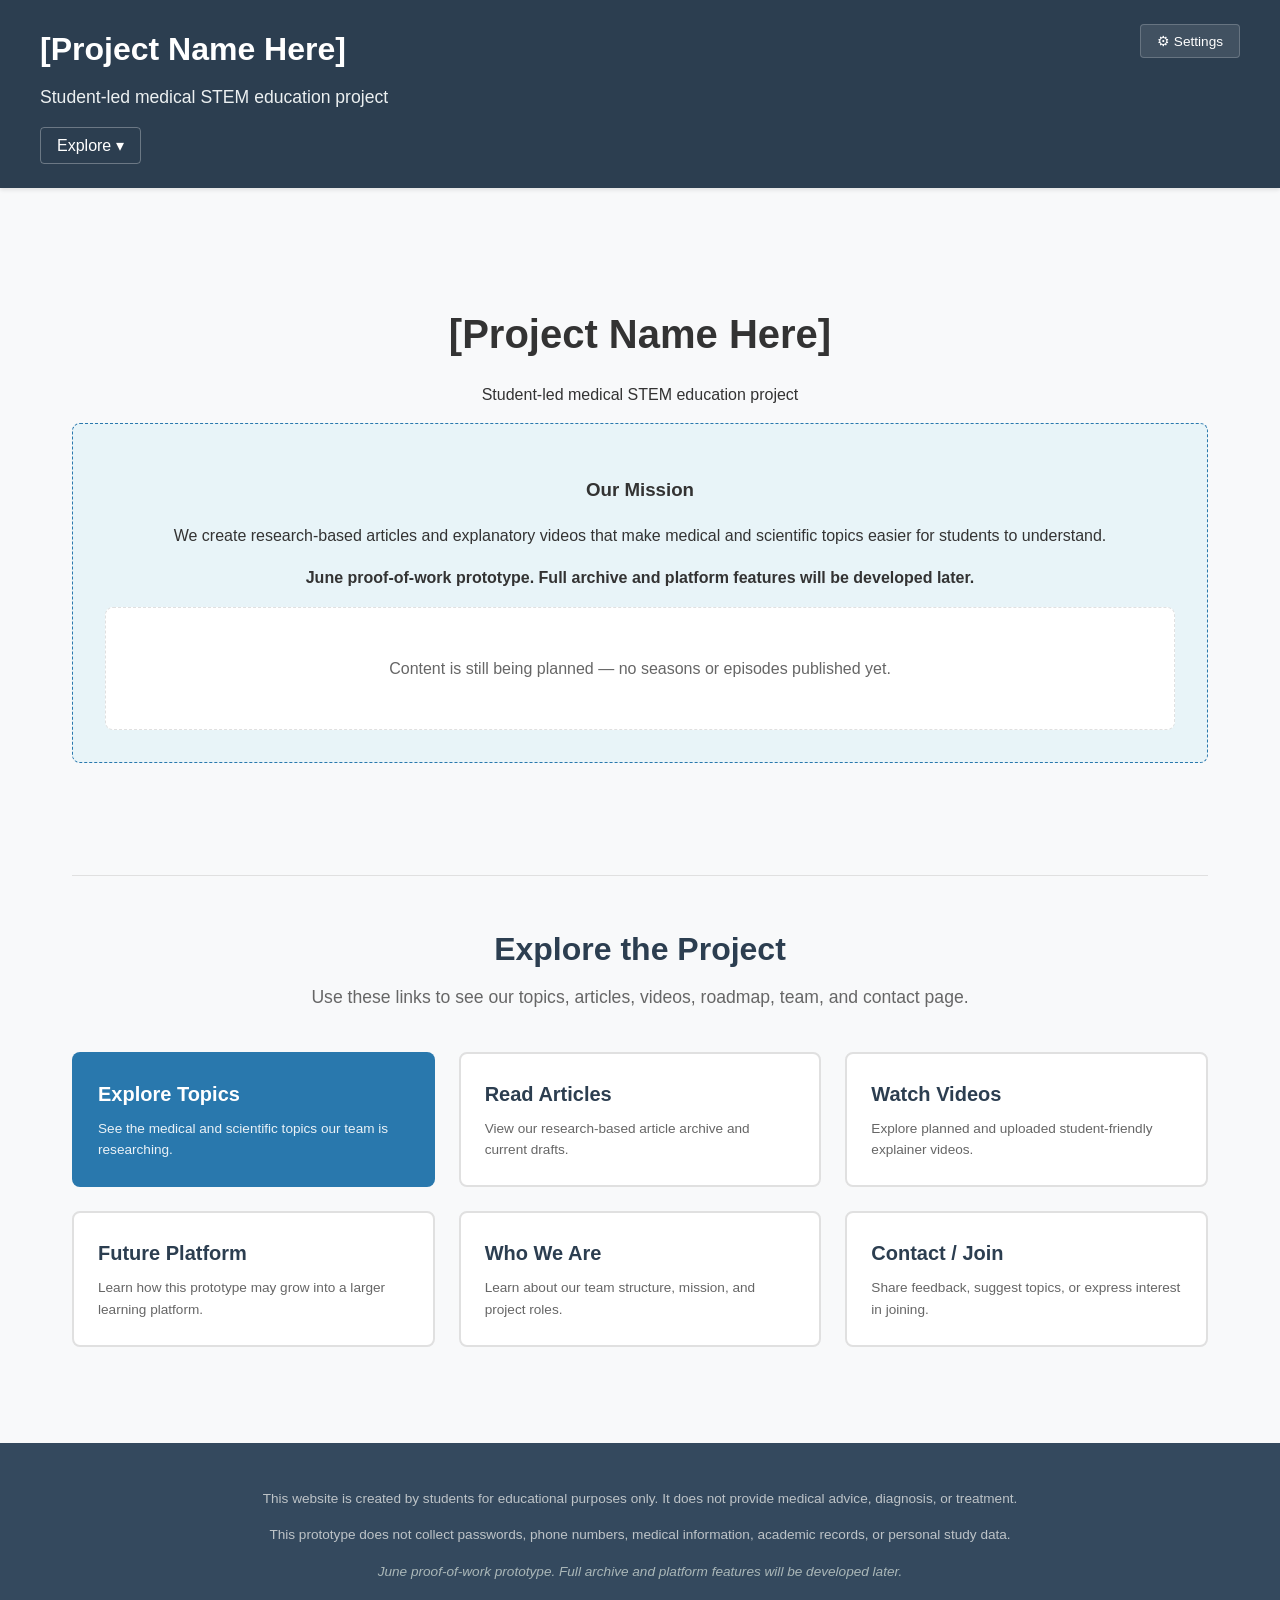
<file: index.html>
<!DOCTYPE html>
<html lang="en">
<head>
  <meta charset="UTF-8">
  <meta name="viewport" content="width=device-width, initial-scale=1.0">
  <title>Home | Medical STEM Education</title>
  <meta name="description" content="Home page with our mission, current status, and quick links to topics, articles, videos, and more.">
  <link rel="icon" type="image/svg+xml" href="favicon.svg">
  <meta property="og:type" content="website">
  <meta property="og:site_name" content="Medical STEM Education">
  <meta property="og:title" content="Home | Medical STEM Education">
  <meta property="og:description" content="Home page with our mission, current status, and quick links to topics, articles, videos, and more.">
  <meta property="og:url" content="https://bonogyuyoung.github.io/ACM-website/">
  <link rel="stylesheet" href="styles.css">
</head>
<body>
  <div id="header-container"></div>
  
  <main>
    <section class="hero-section">
      <h2 id="site-name"></h2>
      <p id="site-tagline"></p>
      <div class="placeholder-section">
        <h3>Our Mission</h3>
        <p id="site-mission"></p>
        <p><strong id="site-stage"></strong></p>
        <div id="site-status"></div>
      </div>
      <div id="featured-video-container"></div>
    </section>
    
    <section class="home-actions-section">
      <div class="section-heading">
        <h2>Explore the Project</h2>
        <p>Use these links to see our topics, articles, videos, roadmap, team, and contact page.</p>
      </div>

      <div id="home-buttons" class="home-button-grid"></div>
    </section>
  </main>
  
  <div id="footer-container"></div>
  
  <script src="data.js"></script>
  <script src="script.js"></script>
</body>
</html>
</file>
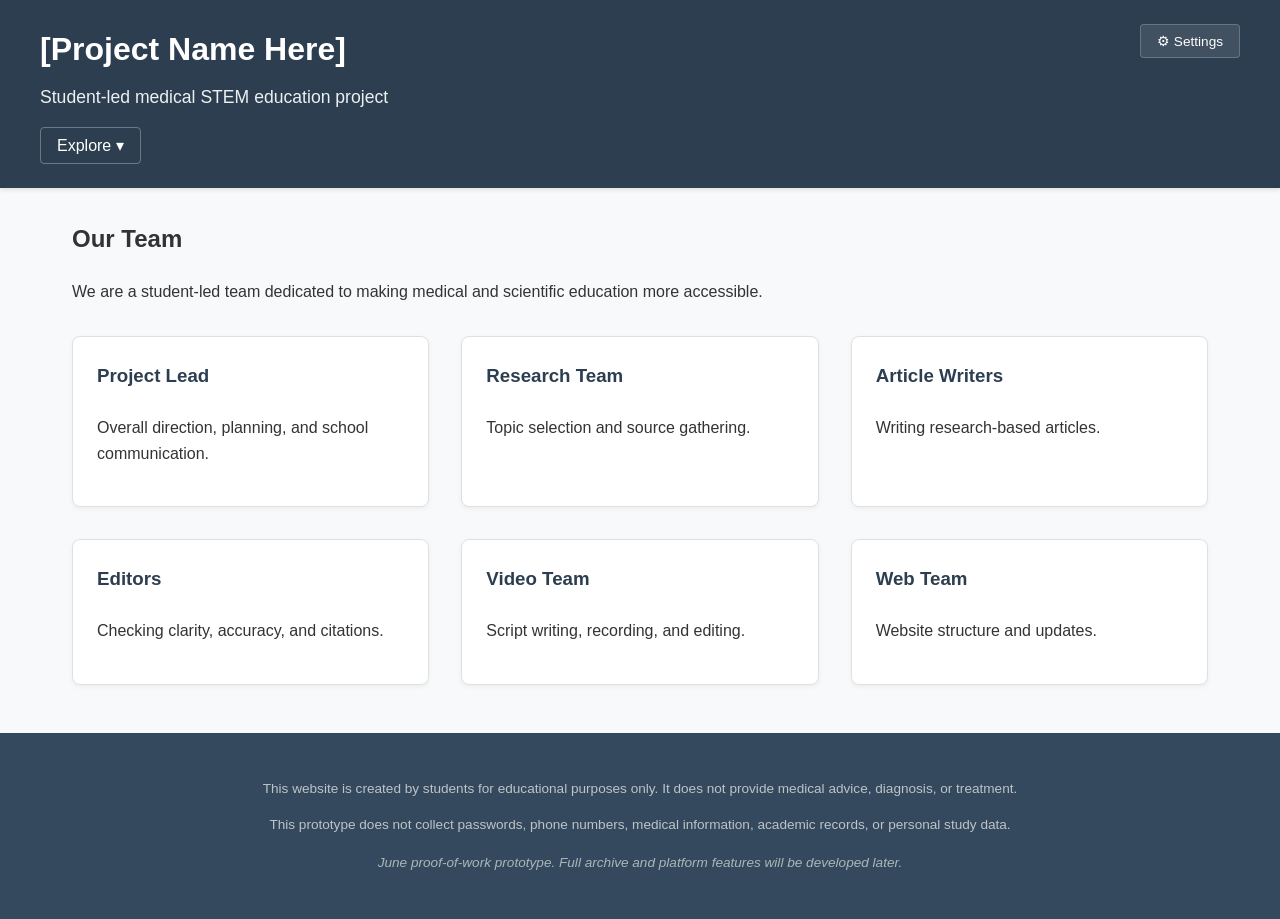
<file: about.html>
<!DOCTYPE html>
<html lang="en">
<head>
  <meta charset="UTF-8">
  <meta name="viewport" content="width=device-width, initial-scale=1.0">
  <title>Who We Are | Medical STEM Education</title>
  <meta name="description" content="Who we are — our team roles and project background.">
  <link rel="icon" type="image/svg+xml" href="favicon.svg">
  <meta property="og:type" content="website">
  <meta property="og:site_name" content="Medical STEM Education">
  <meta property="og:title" content="Who We Are | Medical STEM Education">
  <meta property="og:description" content="Who we are — our team roles and project background.">
  <meta property="og:url" content="https://bonogyuyoung.github.io/ACM-website/about.html">
  <link rel="stylesheet" href="styles.css">
</head>
<body>
  <div id="header-container"></div>
  
  <main>
    <section>
      <h2>Our Team</h2>
      <p>We are a student-led team dedicated to making medical and scientific education more accessible.</p>
      <div id="team-roles-grid" class="grid-container"></div>
    </section>
  </main>
  
  <div id="footer-container"></div>
  
  <script src="data.js"></script>
  <script src="script.js"></script>
</body>
</html>
</file>
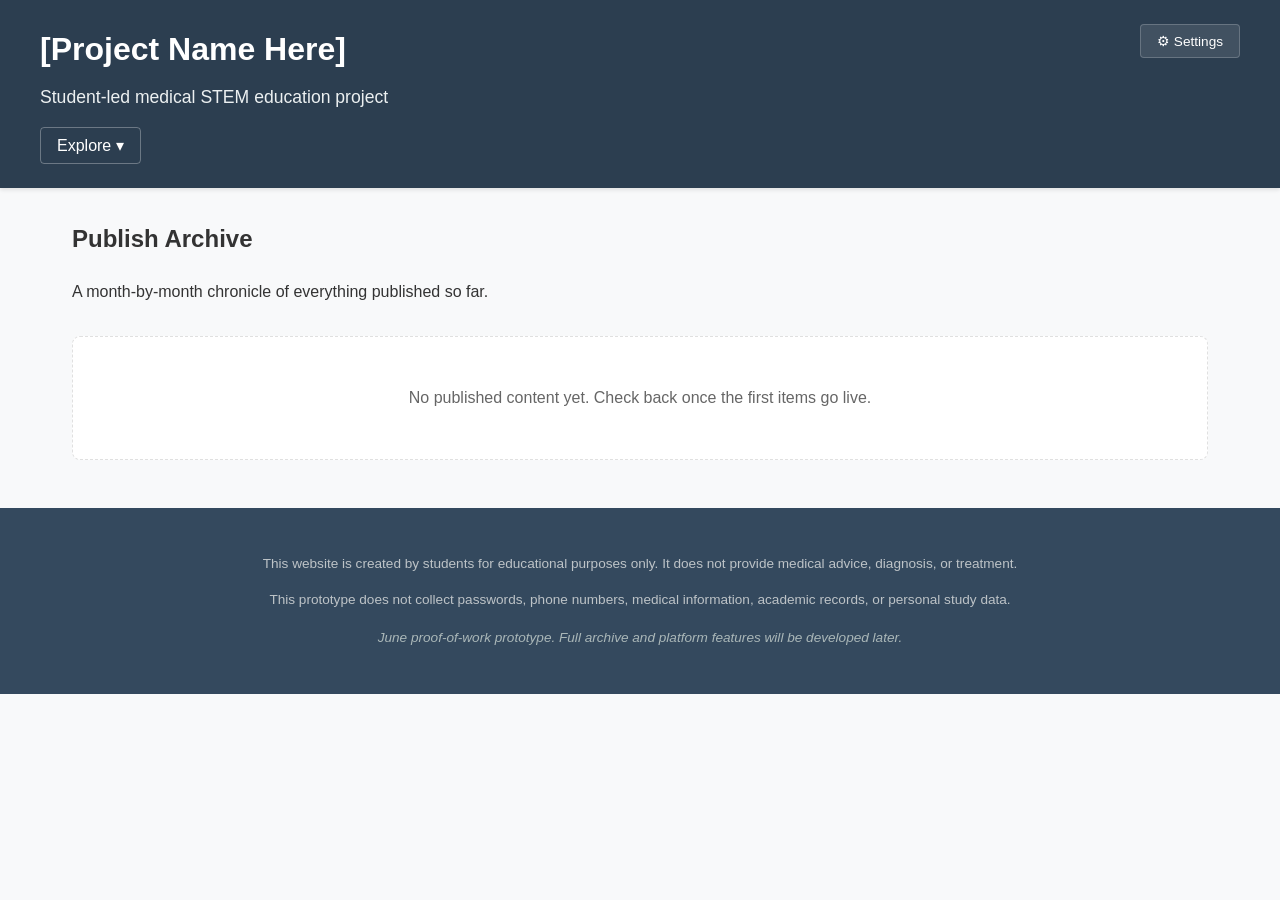
<file: archive.html>
<!DOCTYPE html>
<html lang="en">
<head>
  <meta charset="UTF-8">
  <meta name="viewport" content="width=device-width, initial-scale=1.0">
  <title>Archive | Medical STEM Education</title>
  <meta name="description" content="Monthly publishing archive of everything we've released.">
  <link rel="icon" type="image/svg+xml" href="favicon.svg">
  <meta property="og:type" content="website">
  <meta property="og:site_name" content="Medical STEM Education">
  <meta property="og:title" content="Archive | Medical STEM Education">
  <meta property="og:description" content="Monthly publishing archive of everything we've released.">
  <meta property="og:url" content="https://bonogyuyoung.github.io/ACM-website/archive.html">
  <link rel="stylesheet" href="styles.css">
</head>
<body>
  <div id="header-container"></div>

  <main>
    <section>
      <h2>Publish Archive</h2>
      <p>A month-by-month chronicle of everything published so far.</p>
      <div id="archive-container" class="grid-container"></div>
    </section>
  </main>

  <div id="footer-container"></div>

  <script src="data.js"></script>
  <script src="script.js"></script>
</body>
</html>
</file>
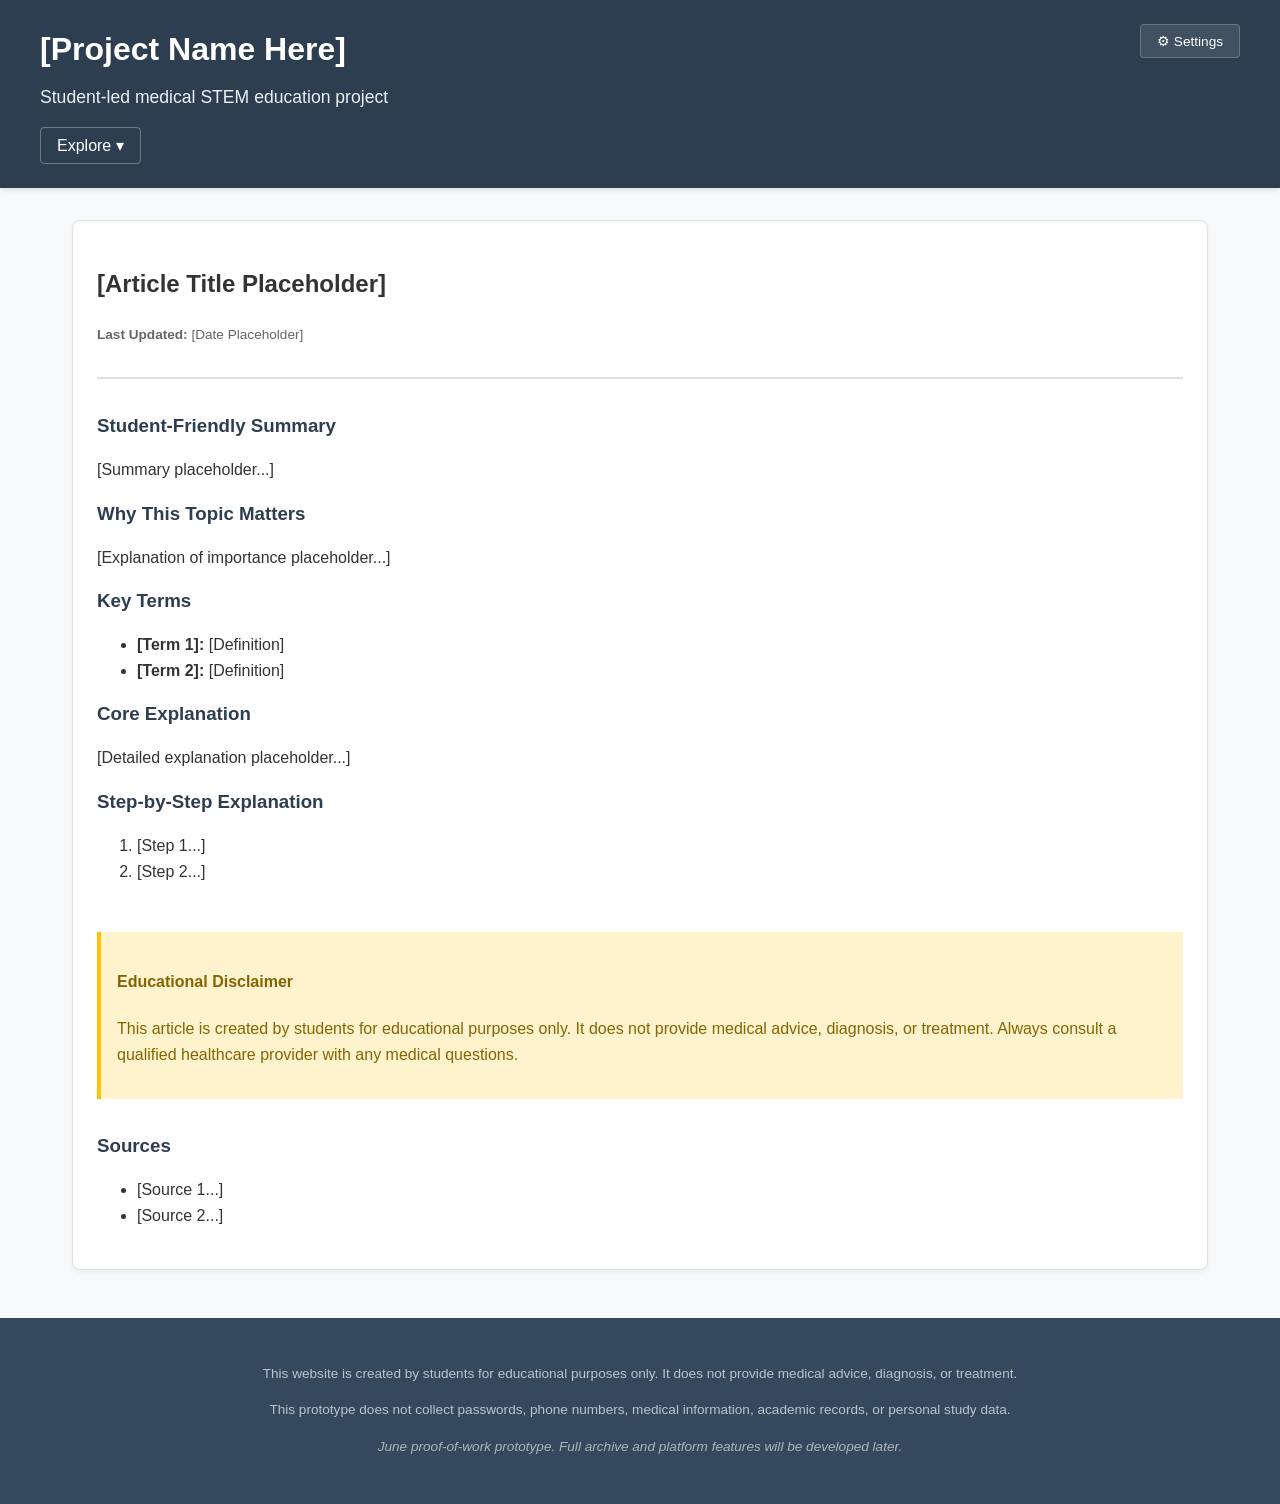
<file: article-template.html>
<!DOCTYPE html>
<html lang="en">
<head>
  <meta charset="UTF-8">
  <meta name="viewport" content="width=device-width, initial-scale=1.0">
  <title>Article Template | Medical STEM Education</title>
  <meta name="description" content="Internal reference for the article field structure — not a live content page.">
  <meta name="robots" content="noindex">
  <link rel="icon" type="image/svg+xml" href="favicon.svg">
  <link rel="stylesheet" href="styles.css">
</head>
<body>
  <div id="header-container"></div>
  
  <main>
    <article class="card">
      <div class="article-header">
        <h2>[Article Title Placeholder]</h2>
        <div class="card-meta">
          <strong>Last Updated:</strong> [Date Placeholder]
        </div>
      </div>
      
      <section>
        <h3>Student-Friendly Summary</h3>
        <p>[Summary placeholder...]</p>
      </section>
      
      <section>
        <h3>Why This Topic Matters</h3>
        <p>[Explanation of importance placeholder...]</p>
      </section>
      
      <section>
        <h3>Key Terms</h3>
        <ul>
          <li><strong>[Term 1]:</strong> [Definition]</li>
          <li><strong>[Term 2]:</strong> [Definition]</li>
        </ul>
      </section>
      
      <section>
        <h3>Core Explanation</h3>
        <p>[Detailed explanation placeholder...]</p>
      </section>
      
      <section>
        <h3>Step-by-Step Explanation</h3>
        <ol>
          <li>[Step 1...]</li>
          <li>[Step 2...]</li>
        </ol>
      </section>
      
      <div class="disclaimer-box">
        <h4>Educational Disclaimer</h4>
        <p>This article is created by students for educational purposes only. It does not provide medical advice, diagnosis, or treatment. Always consult a qualified healthcare provider with any medical questions.</p>
      </div>
      
      <section>
        <h3>Sources</h3>
        <ul>
          <li>[Source 1...]</li>
          <li>[Source 2...]</li>
        </ul>
      </section>
    </article>
  </main>
  
  <div id="footer-container"></div>
  
  <script src="data.js"></script>
  <script src="script.js"></script>
</body>
</html>
</file>
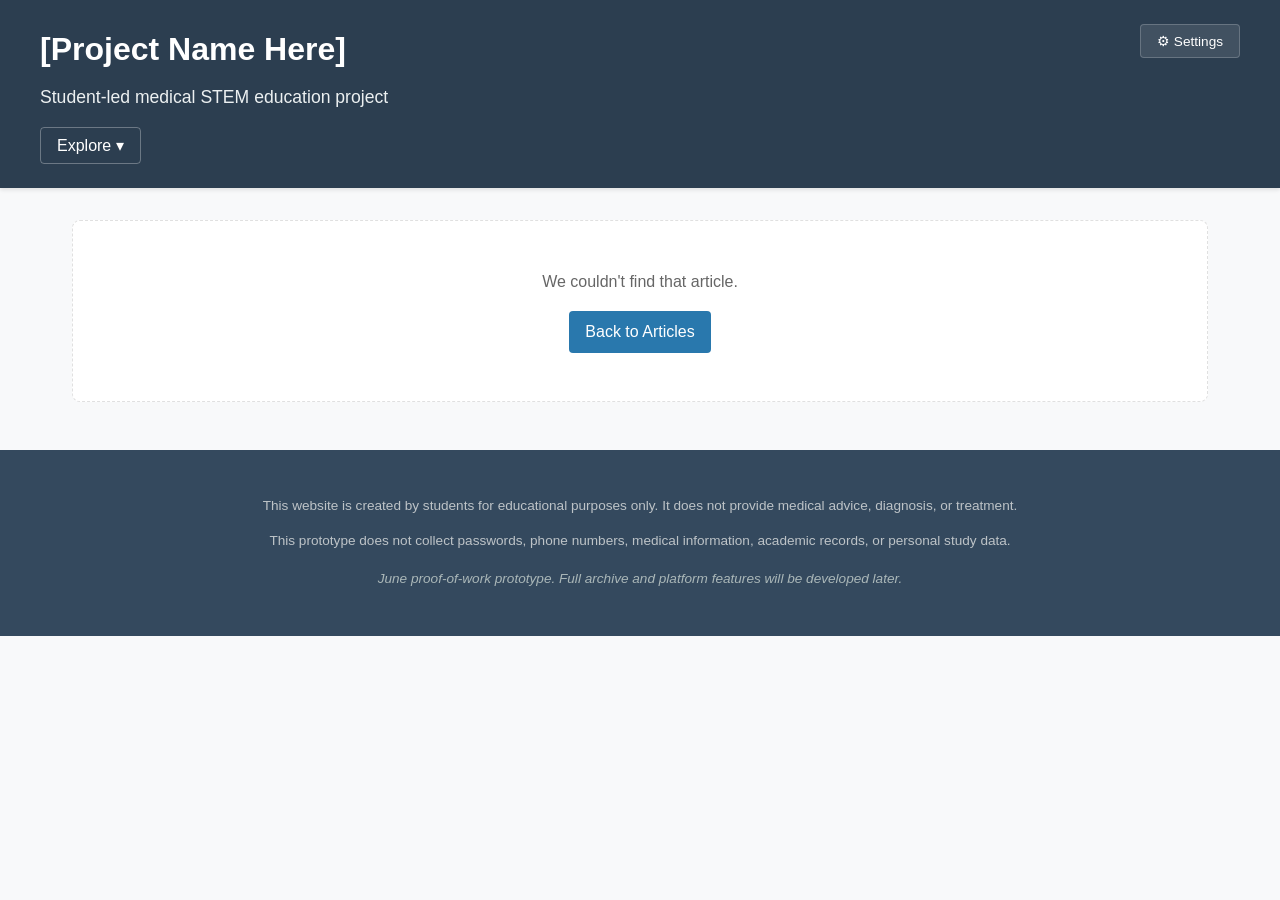
<file: article.html>
<!DOCTYPE html>
<html lang="en">
<head>
  <meta charset="UTF-8">
  <meta name="viewport" content="width=device-width, initial-scale=1.0">
  <title>Article | Medical STEM Education</title>
  <meta name="description" content="Full article detail page.">
  <link rel="icon" type="image/svg+xml" href="favicon.svg">
  <meta property="og:type" content="website">
  <meta property="og:site_name" content="Medical STEM Education">
  <meta property="og:title" content="Article | Medical STEM Education">
  <meta property="og:description" content="Full article detail page.">
  <meta property="og:url" content="https://bonogyuyoung.github.io/ACM-website/article.html">
  <link rel="stylesheet" href="styles.css">
</head>
<body>
  <div id="header-container"></div>

  <main>
    <div id="article-container"></div>
  </main>

  <div id="footer-container"></div>

  <script src="data.js"></script>
  <script src="script.js"></script>
</body>
</html>
</file>
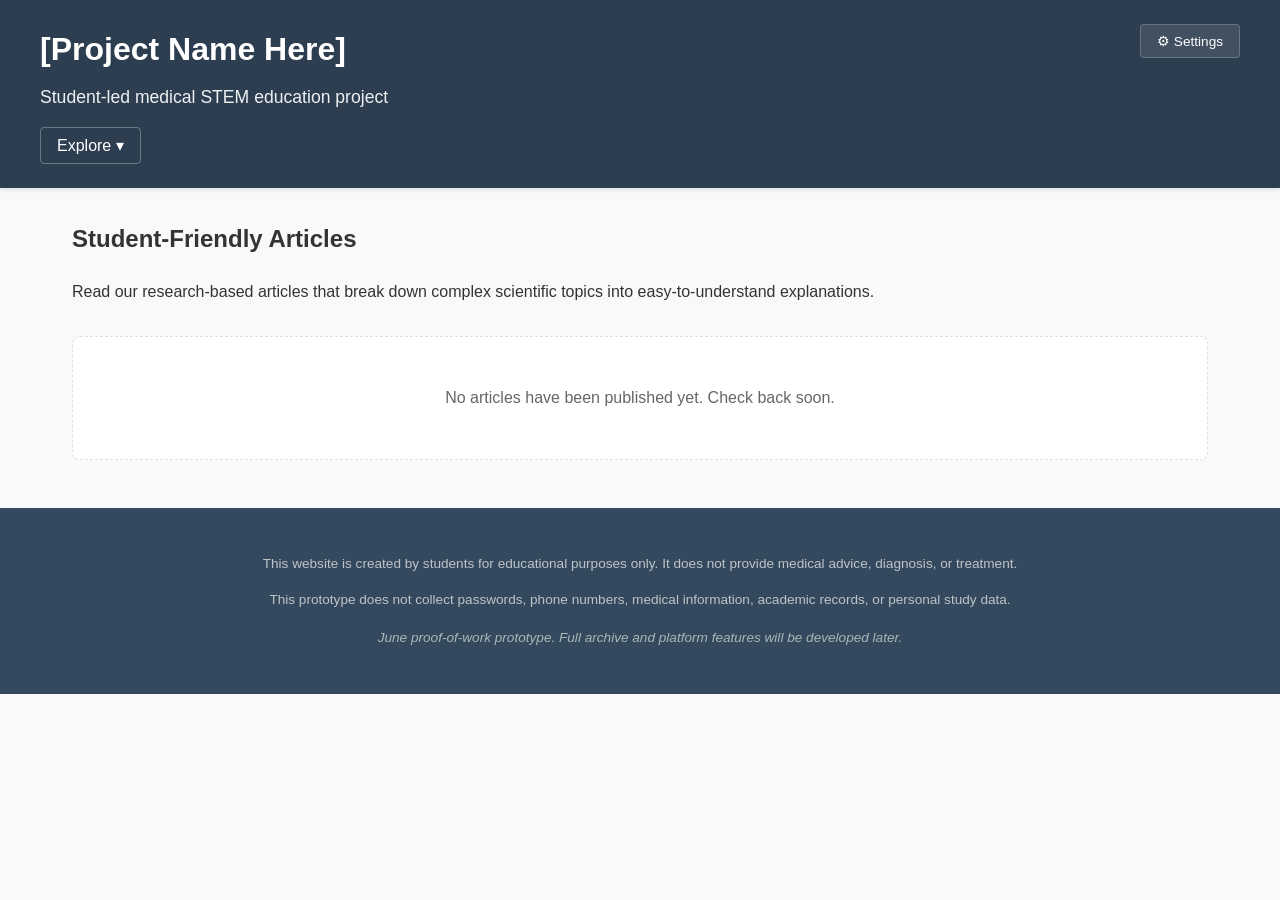
<file: articles.html>
<!DOCTYPE html>
<html lang="en">
<head>
  <meta charset="UTF-8">
  <meta name="viewport" content="width=device-width, initial-scale=1.0">
  <title>Articles | Medical STEM Education</title>
  <meta name="description" content="Browse our published articles.">
  <link rel="icon" type="image/svg+xml" href="favicon.svg">
  <meta property="og:type" content="website">
  <meta property="og:site_name" content="Medical STEM Education">
  <meta property="og:title" content="Articles | Medical STEM Education">
  <meta property="og:description" content="Browse our published articles.">
  <meta property="og:url" content="https://bonogyuyoung.github.io/ACM-website/articles.html">
  <link rel="stylesheet" href="styles.css">
</head>
<body>
  <div id="header-container"></div>
  
  <main>
    <section>
      <h2>Student-Friendly Articles</h2>
      <p>Read our research-based articles that break down complex scientific topics into easy-to-understand explanations.</p>
      <div id="articles-grid" class="grid-container"></div>
    </section>
  </main>
  
  <div id="footer-container"></div>
  
  <script src="data.js"></script>
  <script src="script.js"></script>
</body>
</html>
</file>
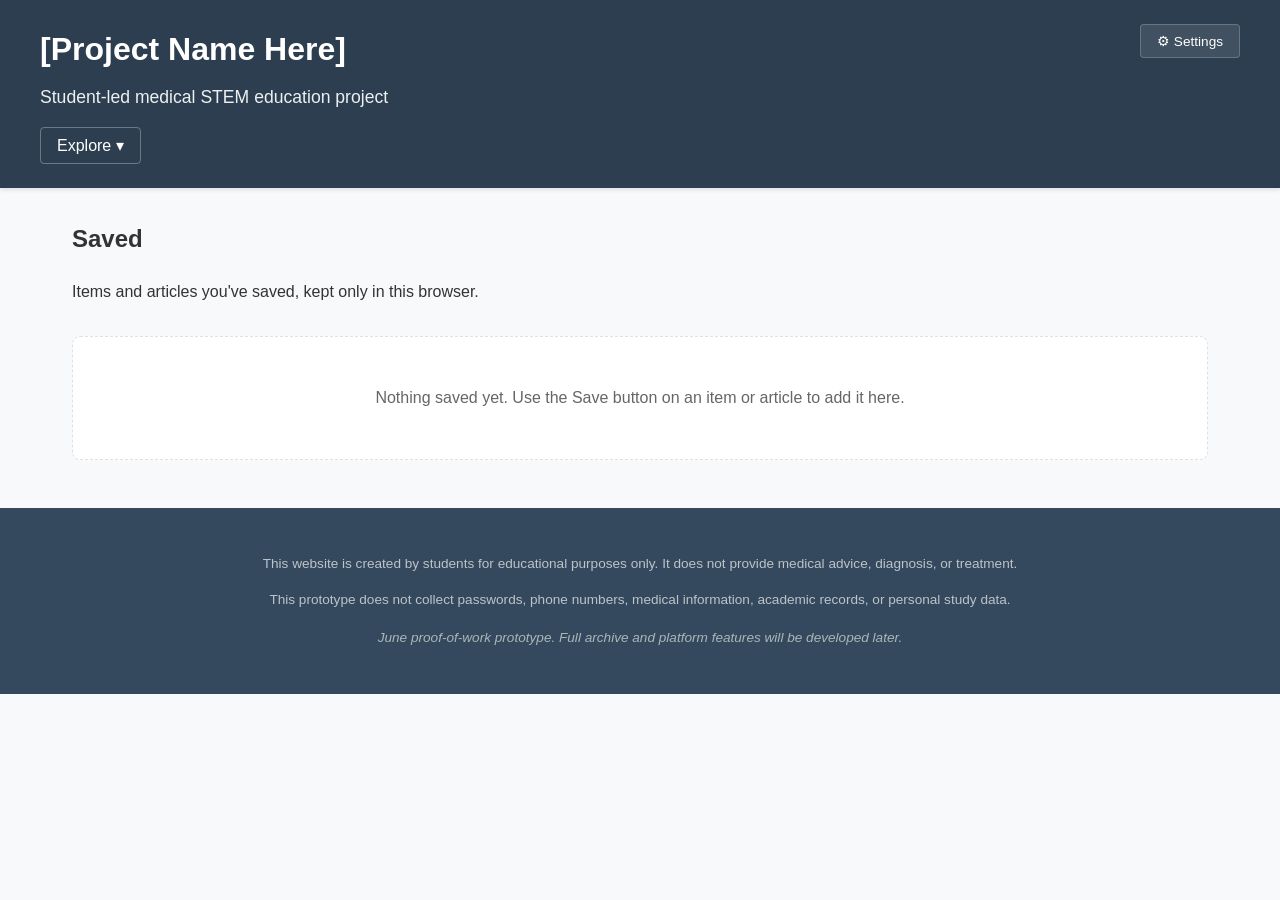
<file: bookmarks.html>
<!DOCTYPE html>
<html lang="en">
<head>
  <meta charset="UTF-8">
  <meta name="viewport" content="width=device-width, initial-scale=1.0">
  <title>Saved | Medical STEM Education</title>
  <meta name="description" content="Your saved items and articles, stored locally in this browser.">
  <link rel="icon" type="image/svg+xml" href="favicon.svg">
  <meta property="og:type" content="website">
  <meta property="og:site_name" content="Medical STEM Education">
  <meta property="og:title" content="Saved | Medical STEM Education">
  <meta property="og:description" content="Your saved items and articles, stored locally in this browser.">
  <meta property="og:url" content="https://bonogyuyoung.github.io/ACM-website/bookmarks.html">
  <link rel="stylesheet" href="styles.css">
</head>
<body>
  <div id="header-container"></div>

  <main>
    <section>
      <h2>Saved</h2>
      <p>Items and articles you've saved, kept only in this browser.</p>
      <div id="bookmarks-container" class="grid-container"></div>
    </section>
  </main>

  <div id="footer-container"></div>

  <script src="data.js"></script>
  <script src="script.js"></script>
</body>
</html>
</file>
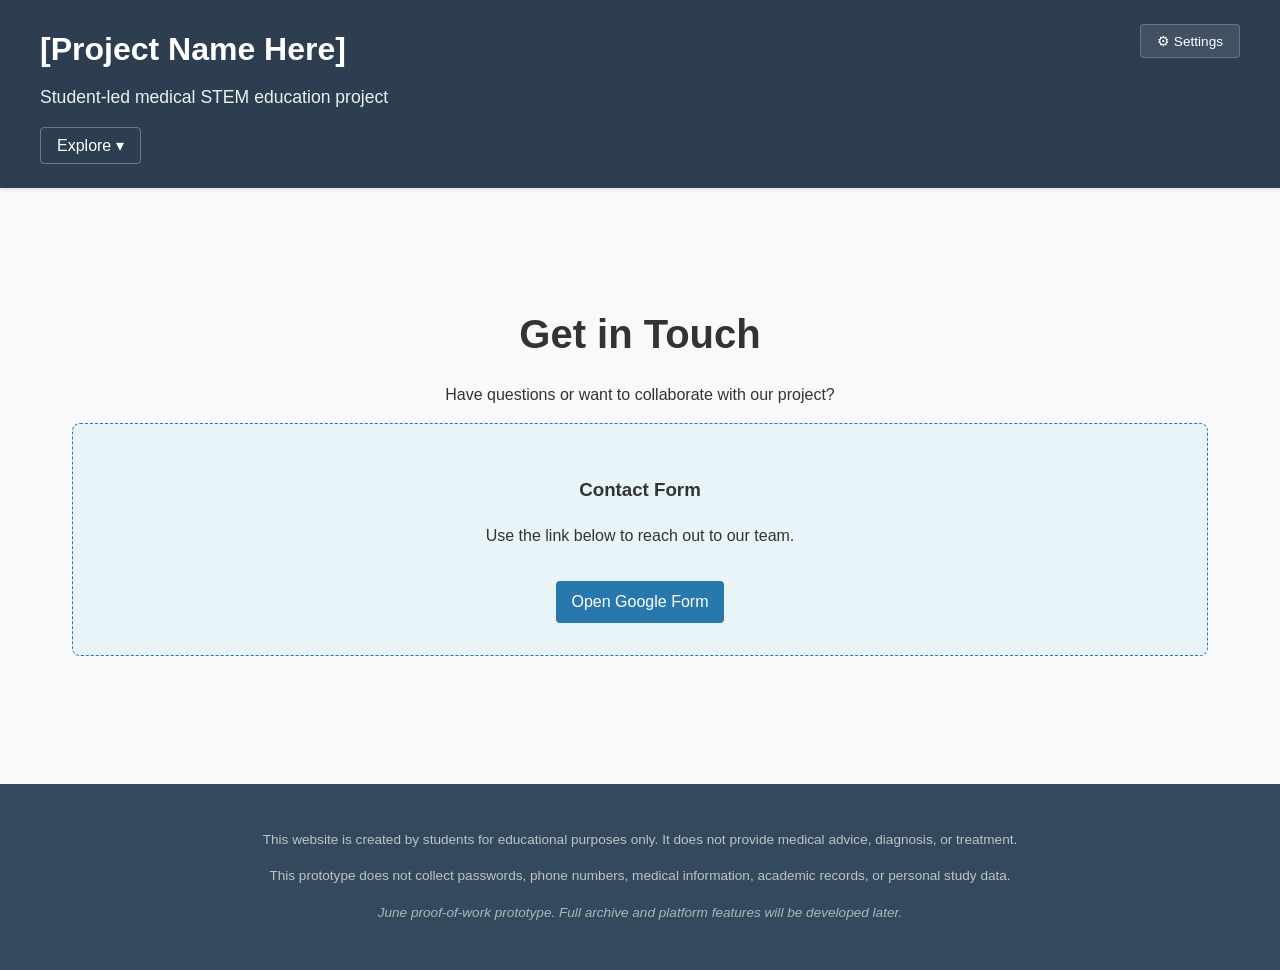
<file: contact.html>
<!DOCTYPE html>
<html lang="en">
<head>
  <meta charset="UTF-8">
  <meta name="viewport" content="width=device-width, initial-scale=1.0">
  <title>Contact | Medical STEM Education</title>
  <meta name="description" content="Get in touch, suggest a topic, or find out how to get involved.">
  <link rel="icon" type="image/svg+xml" href="favicon.svg">
  <meta property="og:type" content="website">
  <meta property="og:site_name" content="Medical STEM Education">
  <meta property="og:title" content="Contact | Medical STEM Education">
  <meta property="og:description" content="Get in touch, suggest a topic, or find out how to get involved.">
  <meta property="og:url" content="https://bonogyuyoung.github.io/ACM-website/contact.html">
  <link rel="stylesheet" href="styles.css">
</head>
<body>
  <div id="header-container"></div>
  
  <main>
    <section class="hero-section">
      <h2>Get in Touch</h2>
      <p>Have questions or want to collaborate with our project?</p>
      <div class="placeholder-section">
        <h3>Contact Form</h3>
        <p>Use the link below to reach out to our team.</p>
        <a href="#" class="btn btn-active" target="_blank">Open Google Form</a>
      </div>
    </section>
  </main>
  
  <div id="footer-container"></div>
  
  <script src="data.js"></script>
  <script src="script.js"></script>
</body>
</html>
</file>
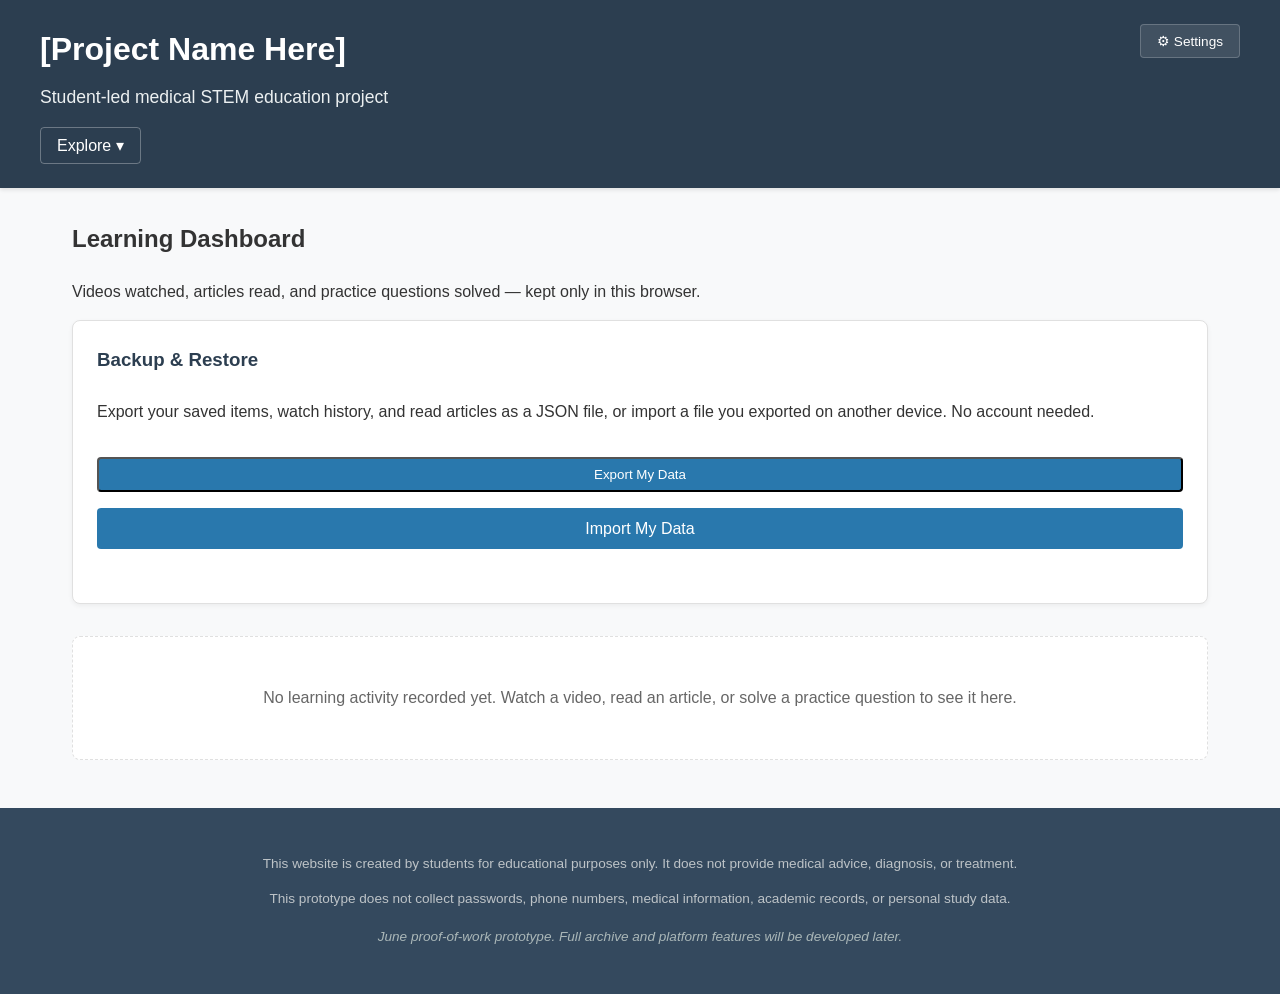
<file: dashboard.html>
<!DOCTYPE html>
<html lang="en">
<head>
  <meta charset="UTF-8">
  <meta name="viewport" content="width=device-width, initial-scale=1.0">
  <title>Learning Dashboard | Medical STEM Education</title>
  <meta name="description" content="Your learning history — watched videos, read articles, and solved questions, computed locally.">
  <link rel="icon" type="image/svg+xml" href="favicon.svg">
  <meta property="og:type" content="website">
  <meta property="og:site_name" content="Medical STEM Education">
  <meta property="og:title" content="Learning Dashboard | Medical STEM Education">
  <meta property="og:description" content="Your learning history — watched videos, read articles, and solved questions, computed locally.">
  <meta property="og:url" content="https://bonogyuyoung.github.io/ACM-website/dashboard.html">
  <link rel="stylesheet" href="styles.css">
</head>
<body>
  <div id="header-container"></div>

  <main>
    <section>
      <h2>Learning Dashboard</h2>
      <p>Videos watched, articles read, and practice questions solved — kept only in this browser.</p>

      <div class="card">
        <h3>Backup &amp; Restore</h3>
        <p>Export your saved items, watch history, and read articles as a JSON file, or import a file you exported on another device. No account needed.</p>
        <button type="button" class="btn btn-active" id="export-data-btn">Export My Data</button>
        <label class="btn btn-active" for="import-data-input">Import My Data
          <input type="file" id="import-data-input" accept="application/json" hidden>
        </label>
        <p class="card-meta" id="data-transfer-status"></p>
      </div>

      <div id="dashboard-container" class="grid-container"></div>
    </section>
  </main>

  <div id="footer-container"></div>

  <script src="data.js"></script>
  <script src="script.js"></script>
</body>
</html>
</file>
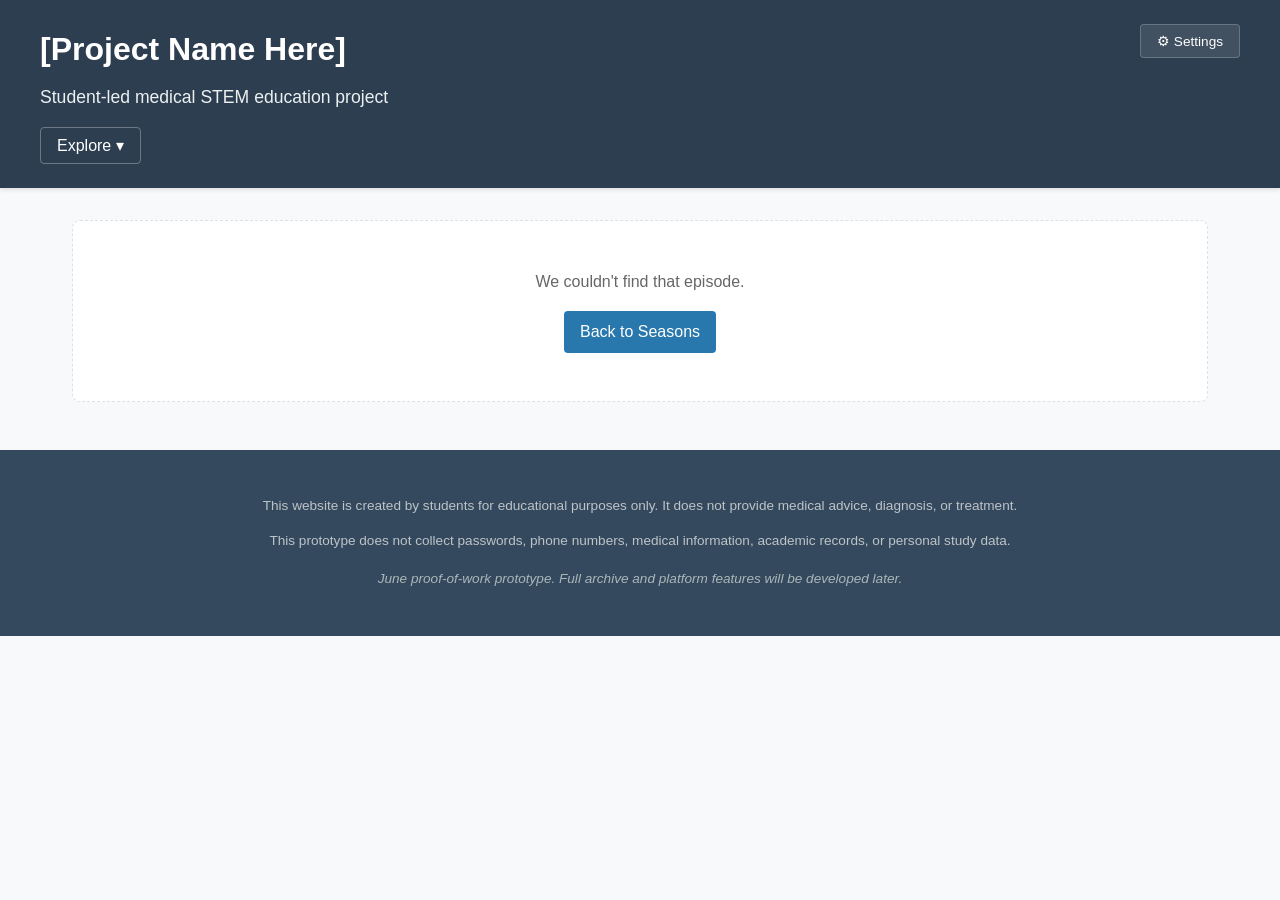
<file: episode.html>
<!DOCTYPE html>
<html lang="en">
<head>
  <meta charset="UTF-8">
  <meta name="viewport" content="width=device-width, initial-scale=1.0">
  <title>Episode | Medical STEM Education</title>
  <meta name="description" content="Episode details, including key concepts, status, and linked article, video, and paper.">
  <link rel="icon" type="image/svg+xml" href="favicon.svg">
  <meta property="og:type" content="website">
  <meta property="og:site_name" content="Medical STEM Education">
  <meta property="og:title" content="Episode | Medical STEM Education">
  <meta property="og:description" content="Episode details, including key concepts, status, and linked article, video, and paper.">
  <meta property="og:url" content="https://bonogyuyoung.github.io/ACM-website/episode.html">
  <link rel="stylesheet" href="styles.css">
</head>
<body>
  <div id="header-container"></div>

  <main>
    <article id="episode-container"></article>
  </main>

  <div id="footer-container"></div>

  <script src="data.js"></script>
  <script src="script.js"></script>
</body>
</html>
</file>
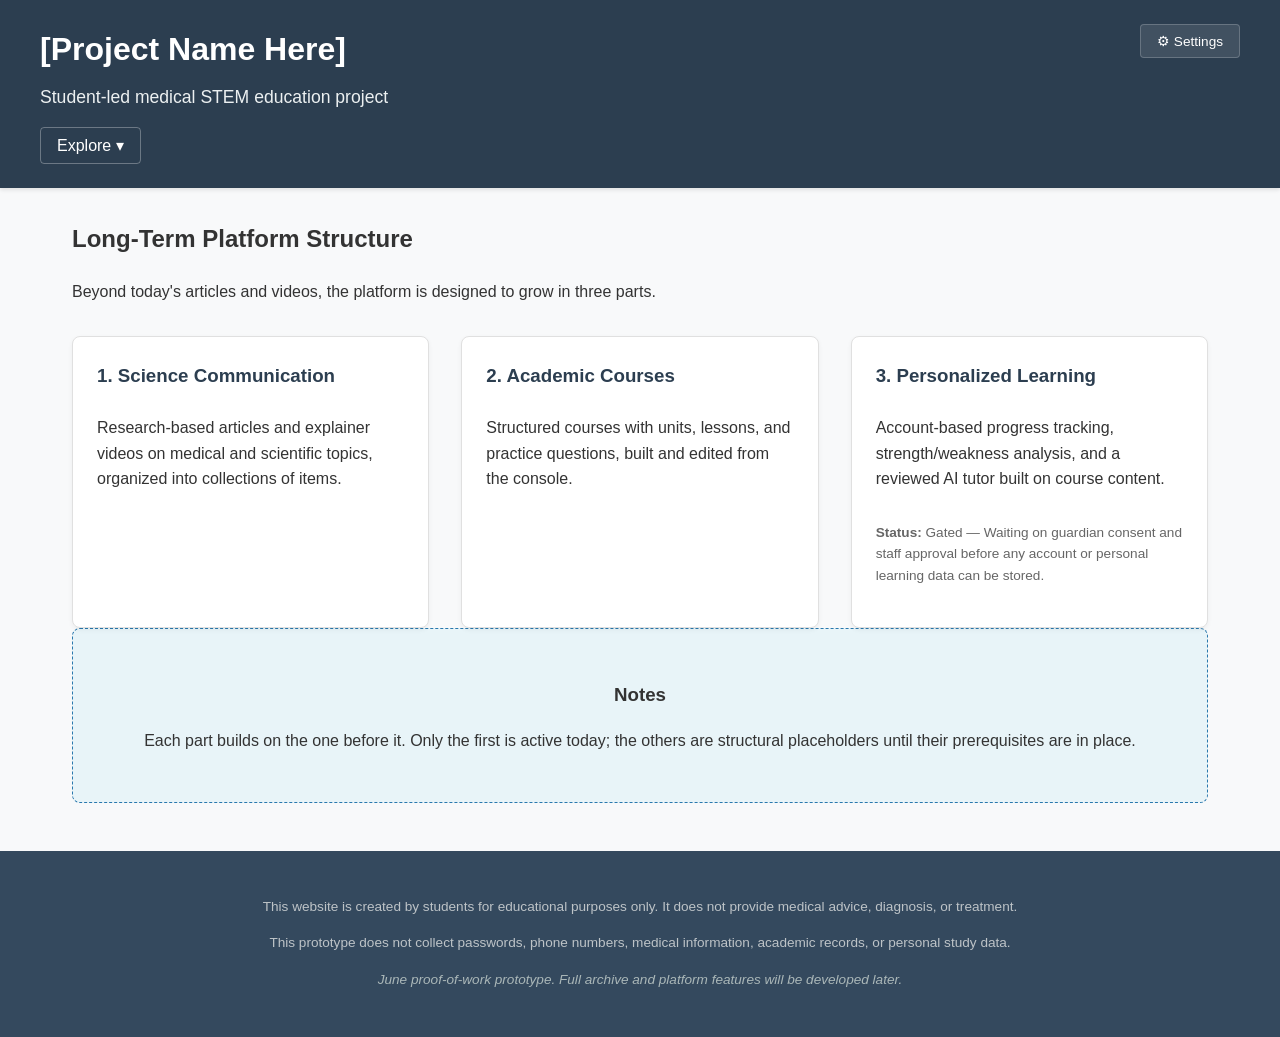
<file: future.html>
<!DOCTYPE html>
<html lang="en">
<head>
  <meta charset="UTF-8">
  <meta name="viewport" content="width=device-width, initial-scale=1.0">
  <title>Future Platform | Medical STEM Education</title>
  <meta name="description" content="Our long-term platform roadmap: science communication, academic courses, and personalized learning.">
  <link rel="icon" type="image/svg+xml" href="favicon.svg">
  <meta property="og:type" content="website">
  <meta property="og:site_name" content="Medical STEM Education">
  <meta property="og:title" content="Future Platform | Medical STEM Education">
  <meta property="og:description" content="Our long-term platform roadmap: science communication, academic courses, and personalized learning.">
  <meta property="og:url" content="https://bonogyuyoung.github.io/ACM-website/future.html">
  <link rel="stylesheet" href="styles.css">
</head>
<body>
  <div id="header-container"></div>
  
  <main>
    <section>
      <h2>Long-Term Platform Structure</h2>
      <p>Beyond today's articles and videos, the platform is designed to grow in three parts.</p>
      <div id="roadmap-list" class="grid-container"></div>

      <div class="placeholder-section">
        <h3>Notes</h3>
        <p>Each part builds on the one before it. Only the first is active today; the others are structural placeholders until their prerequisites are in place.</p>
      </div>
    </section>
  </main>
  
  <div id="footer-container"></div>
  
  <script src="data.js"></script>
  <script src="script.js"></script>
</body>
</html>
</file>
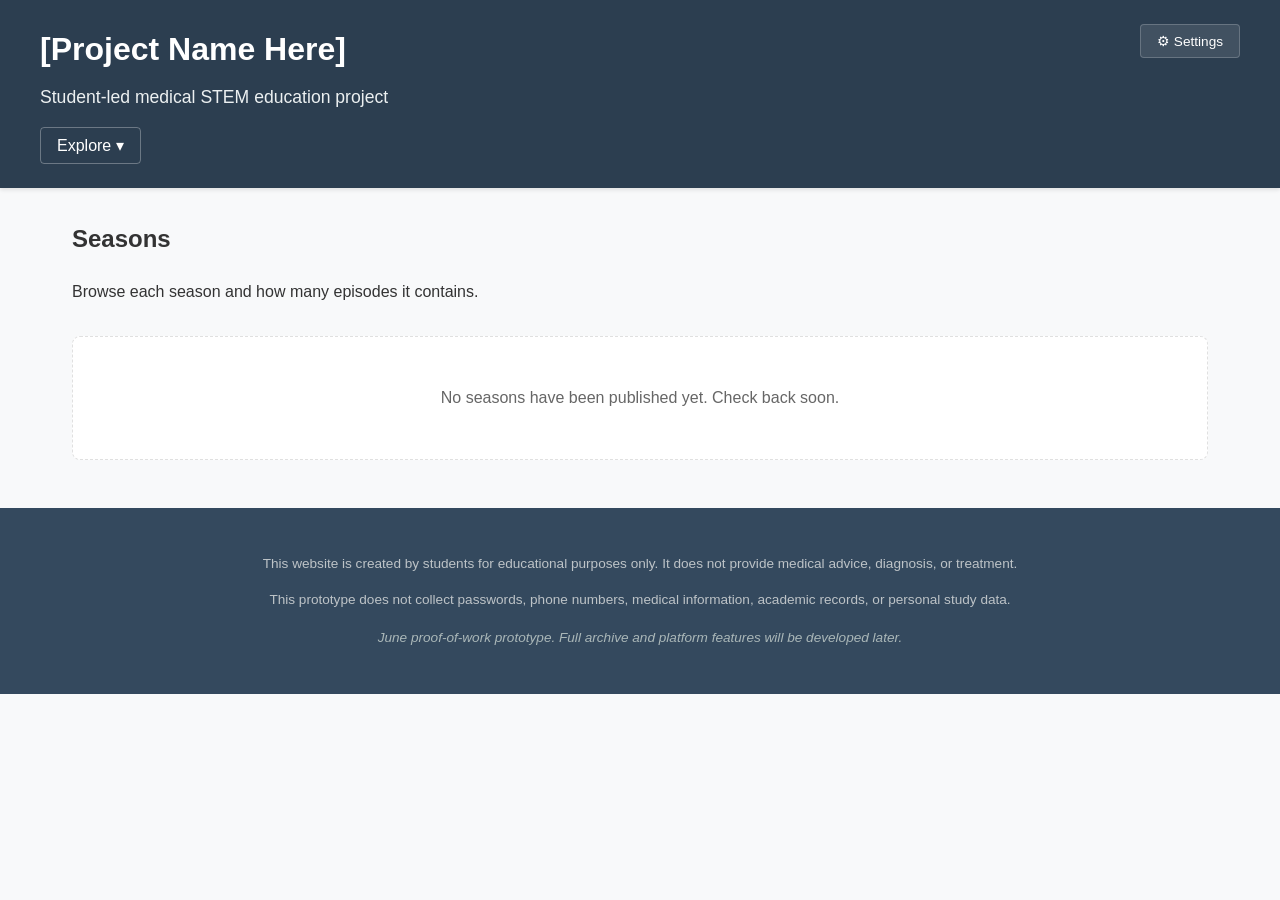
<file: seasons.html>
<!DOCTYPE html>
<html lang="en">
<head>
  <meta charset="UTF-8">
  <meta name="viewport" content="width=device-width, initial-scale=1.0">
  <title>Seasons | Medical STEM Education</title>
  <meta name="description" content="Browse our content seasons and their episodes.">
  <link rel="icon" type="image/svg+xml" href="favicon.svg">
  <meta property="og:type" content="website">
  <meta property="og:site_name" content="Medical STEM Education">
  <meta property="og:title" content="Seasons | Medical STEM Education">
  <meta property="og:description" content="Browse our content seasons and their episodes.">
  <meta property="og:url" content="https://bonogyuyoung.github.io/ACM-website/seasons.html">
  <link rel="stylesheet" href="styles.css">
</head>
<body>
  <div id="header-container"></div>

  <main>
    <section>
      <h2 id="collections-heading"></h2>
      <p id="collections-subheading"></p>
      <div id="collections-grid" class="grid-container"></div>
    </section>
  </main>

  <div id="footer-container"></div>

  <script src="data.js"></script>
  <script src="script.js"></script>
</body>
</html>
</file>
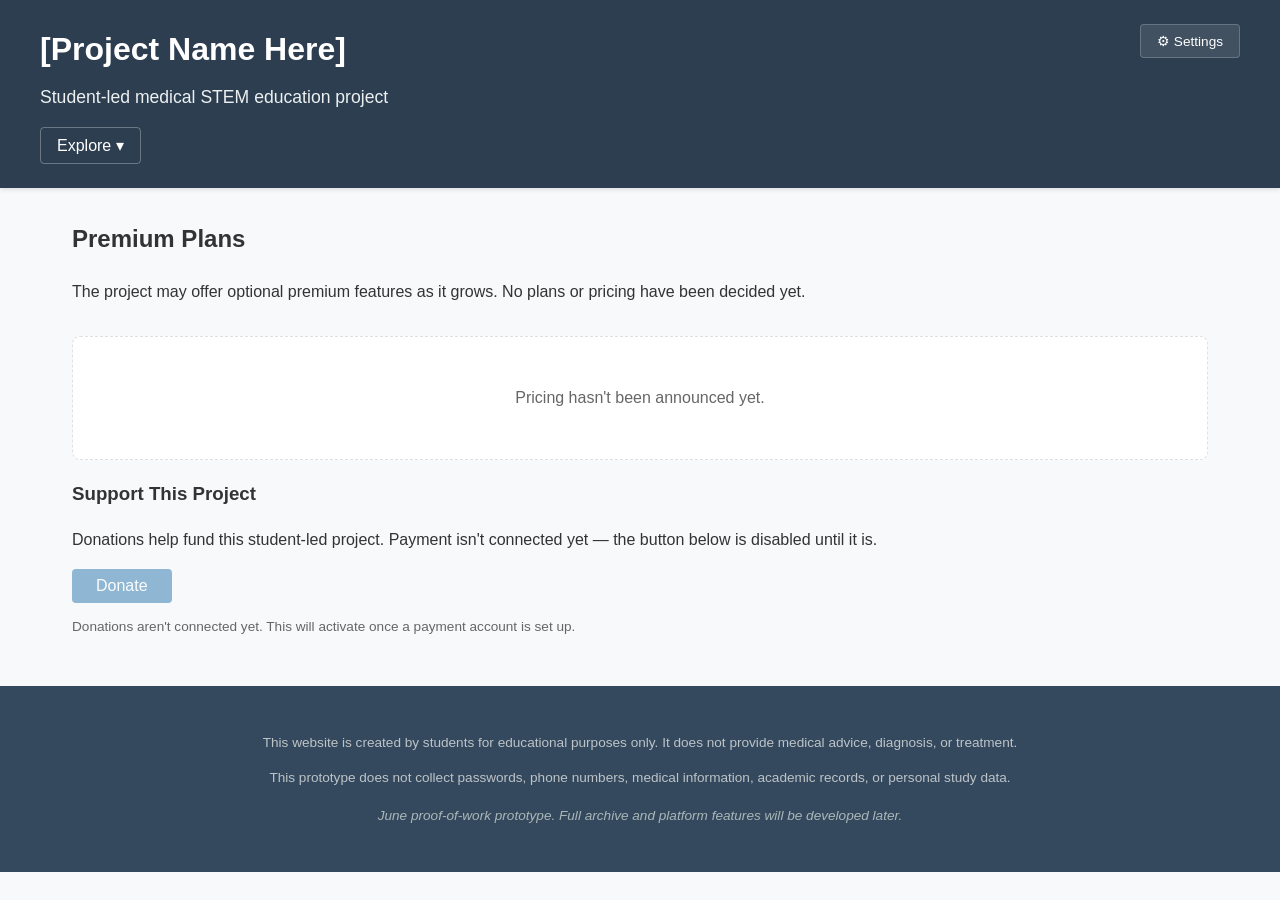
<file: support.html>
<!DOCTYPE html>
<html lang="en">
<head>
  <meta charset="UTF-8">
  <meta name="viewport" content="width=device-width, initial-scale=1.0">
  <title>Support | Medical STEM Education</title>
  <meta name="description" content="Premium plans and ways to support this project — pricing and donations aren't set up yet.">
  <link rel="icon" type="image/svg+xml" href="favicon.svg">
  <meta property="og:type" content="website">
  <meta property="og:site_name" content="Medical STEM Education">
  <meta property="og:title" content="Support | Medical STEM Education">
  <meta property="og:description" content="Premium plans and ways to support this project — pricing and donations aren't set up yet.">
  <meta property="og:url" content="https://bonogyuyoung.github.io/ACM-website/support.html">
  <link rel="stylesheet" href="styles.css">
</head>
<body>
  <div id="header-container"></div>

  <main>
    <section>
      <h2>Premium Plans</h2>
      <p>The project may offer optional premium features as it grows. No plans or pricing have been decided yet.</p>
      <div id="premium-tiers" class="grid-container"></div>
    </section>

    <section>
      <h3>Support This Project</h3>
      <p>Donations help fund this student-led project. Payment isn't connected yet — the button below is disabled until it is.</p>
      <div id="donation-section"></div>
    </section>
  </main>

  <div id="footer-container"></div>

  <script src="data.js"></script>
  <script src="script.js"></script>
</body>
</html>
</file>
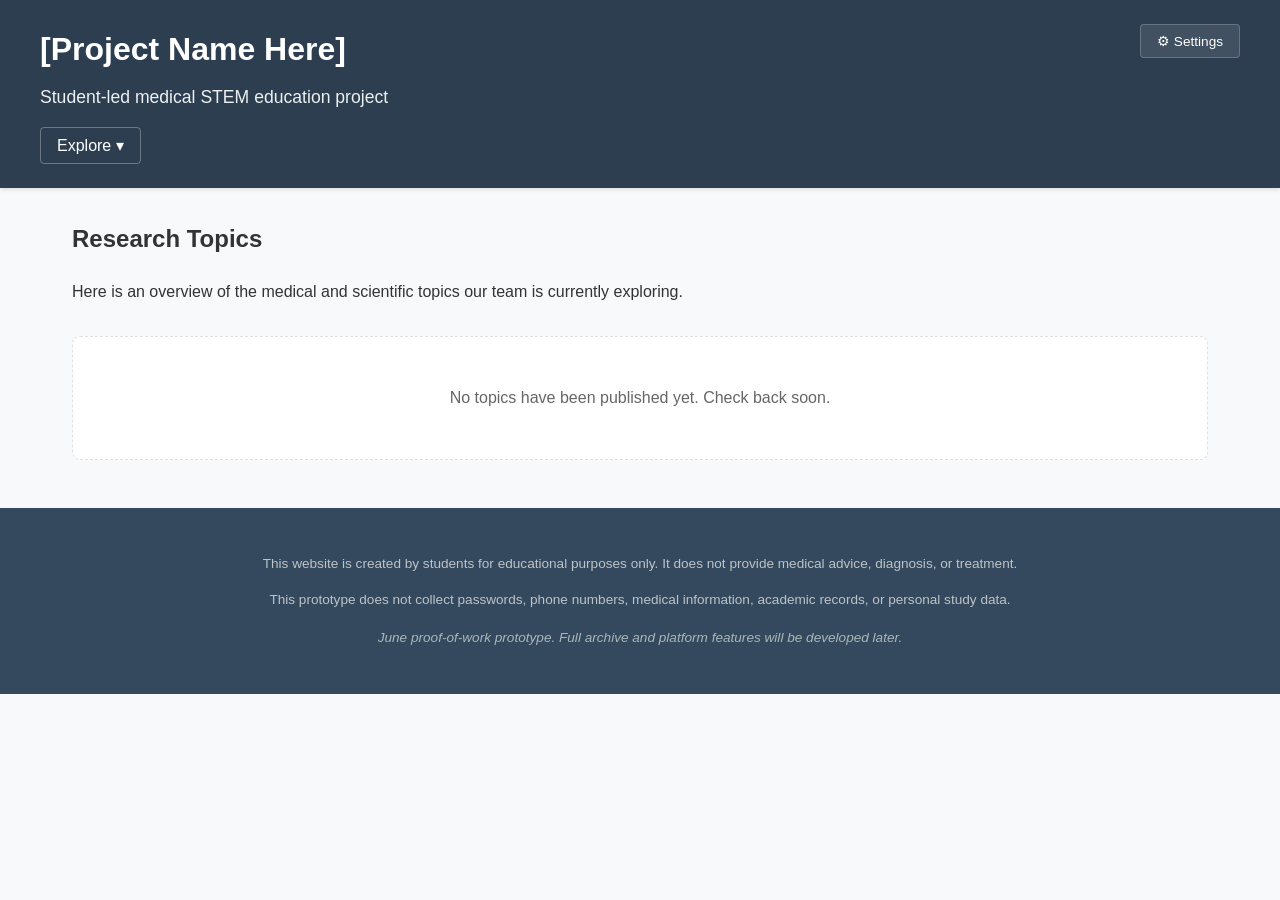
<file: topics.html>
<!DOCTYPE html>
<html lang="en">
<head>
  <meta charset="UTF-8">
  <meta name="viewport" content="width=device-width, initial-scale=1.0">
  <title>Topics | Medical STEM Education</title>
  <meta name="description" content="Browse the subject topics covered across our episodes, articles, and videos.">
  <link rel="icon" type="image/svg+xml" href="favicon.svg">
  <meta property="og:type" content="website">
  <meta property="og:site_name" content="Medical STEM Education">
  <meta property="og:title" content="Topics | Medical STEM Education">
  <meta property="og:description" content="Browse the subject topics covered across our episodes, articles, and videos.">
  <meta property="og:url" content="https://bonogyuyoung.github.io/ACM-website/topics.html">
  <link rel="stylesheet" href="styles.css">
</head>
<body>
  <div id="header-container"></div>
  
  <main>
    <section>
      <h2>Research Topics</h2>
      <p>Here is an overview of the medical and scientific topics our team is currently exploring.</p>
      <div id="topics-grid" class="grid-container"></div>
    </section>
  </main>
  
  <div id="footer-container"></div>
  
  <script src="data.js"></script>
  <script src="script.js"></script>
</body>
</html>
</file>
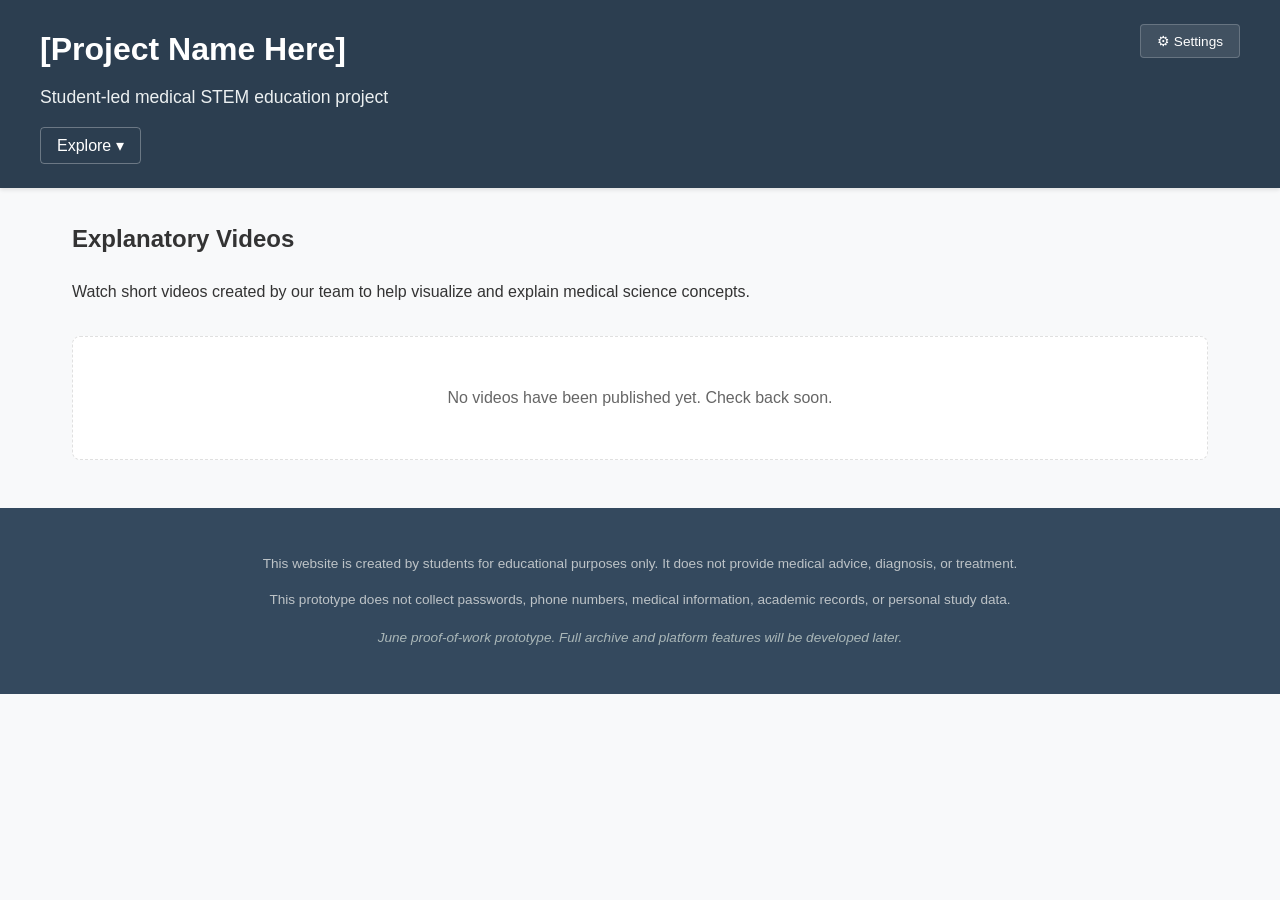
<file: videos.html>
<!DOCTYPE html>
<html lang="en">
<head>
  <meta charset="UTF-8">
  <meta name="viewport" content="width=device-width, initial-scale=1.0">
  <title>Videos | Medical STEM Education</title>
  <meta name="description" content="Browse our published videos.">
  <link rel="icon" type="image/svg+xml" href="favicon.svg">
  <meta property="og:type" content="website">
  <meta property="og:site_name" content="Medical STEM Education">
  <meta property="og:title" content="Videos | Medical STEM Education">
  <meta property="og:description" content="Browse our published videos.">
  <meta property="og:url" content="https://bonogyuyoung.github.io/ACM-website/videos.html">
  <link rel="stylesheet" href="styles.css">
</head>
<body>
  <div id="header-container"></div>
  
  <main>
    <section>
      <h2>Explanatory Videos</h2>
      <p>Watch short videos created by our team to help visualize and explain medical science concepts.</p>
      <div id="videos-grid" class="grid-container"></div>
    </section>
  </main>
  
  <div id="footer-container"></div>
  
  <script src="data.js"></script>
  <script src="script.js"></script>
</body>
</html>
</file>
<file: styles.css>
/*
  styles.css
  This file contains all the styles for the website.
  Design tokens (color, typography, spacing, radius, shadow) live in :root.
  Component conventions (card / badge / btn / empty-state) are documented in README.md.
*/

:root {
  /* Color */
  --primary-color: #2c3e50;
  --secondary-color: #34495e;
  /* --accent-color/--accent-hover paint solid backgrounds (buttons, badges)
     that always carry white text, so they're tuned to satisfy 4.5:1 against
     white regardless of theme. --link-color paints text that sits directly
     on the page background, so light/dark theme need different values (a
     single hue can't be dark enough for white-on-it AND light enough to read
     on a near-black page) — see the data-theme="dark" overrides below.
     --nav-active-color is for text on the header, which stays dark in both
     site themes, so it gets one fixed light value per color theme. */
  --accent-color: #2978ad;
  --accent-hover: #22628e;
  --link-color: #2978ad;
  --nav-active-color: #5eaee3;
  --background-color: #f8f9fa;
  --card-bg: #ffffff;
  --text-color: #333333;
  --text-light: #666666;
  --border-color: #e0e0e0;
  --color-on-dark: #ffffff;
  --color-on-dark-muted: #ecf0f1;

  /* Status Badge Colors — one per config.statusStages entry, plus a default
     fallback for any status not in that list. Tuned for >=4.5:1 against the
     white badge text (.badge sets color: white). */
  --badge-planned: #6d7879;
  --badge-researching: #9b59b6;
  --badge-drafting: #a3690c;
  --badge-review: #b1611a;
  --badge-published: #1e864a;

  /* Typography scale */
  --font-main: 'Segoe UI', Tahoma, Geneva, Verdana, sans-serif;
  --text-xs: 0.8rem;
  --text-sm: 0.85rem;
  --text-base: 1rem;
  --text-md: 1.1rem;
  --text-lg: 1.25rem;
  --text-xl: 1.5rem;
  --text-2xl: 2rem;
  --text-3xl: 2.5rem;

  /* Spacing scale */
  --space-1: 0.25rem;
  --space-2: 0.5rem;
  --space-3: 0.75rem;
  --space-4: 1rem;
  --space-5: 1.5rem;
  --space-6: 2rem;
  --space-7: 2.5rem;
  --space-8: 3rem;

  /* Radius */
  --radius-sm: 4px;
  --radius-md: 8px;

  /* Shadow */
  --shadow-sm: 0 2px 4px rgba(0, 0, 0, 0.1);
  --shadow-md: 0 2px 5px rgba(0, 0, 0, 0.05);
  --shadow-lg: 0 4px 12px rgba(0, 0, 0, 0.15);
  --shadow-hover: 0 4px 10px rgba(0, 0, 0, 0.1);
}

/* Mobile-first base: border-box everywhere so padding/border never push an
   element wider than its container (the classic cause of 360px-width
   horizontal scroll). */
*, *::before, *::after {
  box-sizing: border-box;
}

/* Global Layout */
body {
  font-family: var(--font-main);
  background-color: var(--background-color);
  color: var(--text-color);
  margin: 0;
  padding: 0;
  line-height: 1.6;
}

a {
  text-decoration: none;
  color: var(--link-color);
}

a:hover {
  text-decoration: underline;
}

/* Visible focus ring for keyboard navigation (F2). --link-color already
   meets 3:1 against page/card backgrounds in every theme; inside the header
   (always a dark background, independent of light/dark theme) that fails,
   so it's swapped for the lighter --nav-active-color there. */
a:focus-visible,
button:focus-visible,
input:focus-visible,
[tabindex]:focus-visible {
  outline: 3px solid var(--link-color);
  outline-offset: 2px;
}

header :focus-visible {
  outline-color: var(--nav-active-color);
}

/* Header & Navigation */
header {
  background-color: var(--primary-color);
  color: var(--color-on-dark);
  padding: var(--space-5) var(--space-6);
  box-shadow: var(--shadow-sm);
}

.header-content {
  max-width: 1200px;
  margin: 0 auto;
}

.header-top {
  display: flex;
  flex-wrap: wrap;
  gap: var(--space-3);
  justify-content: space-between;
  align-items: flex-start;
  margin-bottom: var(--space-4);
}

.header-brand h1 {
  margin: 0 0 var(--space-2) 0;
  font-size: var(--text-2xl);
}

.header-brand p {
  margin: 0;
  font-size: var(--text-md);
  color: var(--color-on-dark-muted);
}

.header-actions {
  position: relative;
}

.settings-button {
  background-color: rgba(255, 255, 255, 0.1);
  color: var(--color-on-dark);
  border: 1px solid rgba(255, 255, 255, 0.2);
  border-radius: var(--radius-sm);
  padding: var(--space-2) var(--space-4);
  cursor: pointer;
  font-family: inherit;
  font-size: var(--text-sm);
  transition: background-color 0.2s;
}

.settings-button:hover {
  background-color: rgba(255, 255, 255, 0.2);
}

.settings-panel {
  position: absolute;
  top: 100%;
  right: 0;
  margin-top: var(--space-2);
  background-color: var(--card-bg);
  color: var(--text-color);
  border: 1px solid var(--border-color);
  border-radius: var(--radius-md);
  padding: var(--space-4);
  width: 260px;
  max-width: calc(100vw - 2 * var(--space-5));
  box-shadow: var(--shadow-lg);
  z-index: 100;
  display: none;
}

.settings-panel.open {
  display: block;
}

.settings-panel ul {
  list-style: none;
  padding: 0;
  margin: 0 0 var(--space-4) 0;
}

.settings-panel li {
  padding: var(--space-2) 0;
  border-bottom: 1px solid var(--border-color);
  font-size: var(--text-sm);
  color: var(--text-light);
}

.settings-panel li:last-child {
  border-bottom: none;
}

.settings-panel p {
  margin: 0;
  font-size: var(--text-sm);
  color: var(--text-color);
  font-style: italic;
}

/* Settings controls (E5) — theme/color/text-size buttons rendered by
   renderSettingsControls() and wired up by initSettingsControls(). */
.settings-group {
  margin-bottom: var(--space-4);
}

.settings-label {
  display: block;
  font-size: var(--text-sm);
  font-weight: 600;
  color: var(--text-light);
  margin-bottom: var(--space-2);
}

.settings-options {
  display: flex;
  gap: var(--space-2);
  flex-wrap: wrap;
}

.btn-toggle {
  background-color: var(--background-color);
  color: var(--text-color);
  border: 1px solid var(--border-color);
  border-radius: var(--radius-sm);
  padding: var(--space-1) var(--space-3);
  font-size: var(--text-sm);
  font-family: inherit;
  cursor: pointer;
}

.btn-toggle:hover {
  border-color: var(--accent-color);
}

.btn-toggle.active {
  background-color: var(--accent-color);
  color: white;
  border-color: var(--accent-color);
}

.settings-note {
  margin: 0;
  font-size: var(--text-xs);
  color: var(--text-light);
  font-style: italic;
}

/* Settings: dark theme / accent color / text size — toggled by
   applySettings() in script.js via data-* attributes on <html>. */
html[data-theme="dark"] {
  --background-color: #14171a;
  --card-bg: #1f2328;
  --text-color: #e6e6e6;
  --text-light: #a8adb3;
  --border-color: #343a40;
  /* Link text needs to lighten back up for the near-black page background —
     the light-theme --link-color is tuned the opposite direction. */
  --link-color: #3498db;
}

html[data-color-theme="green"] {
  --accent-color: #1d8348;
  --accent-hover: #186b3b;
  --link-color: #1d8348;
  --nav-active-color: #48bb79;
}

html[data-color-theme="purple"] {
  --accent-color: #8e44ad;
  --accent-hover: #6c3483;
  --link-color: #8e44ad;
  --nav-active-color: #c198d2;
}

html[data-theme="dark"][data-color-theme="green"] {
  --link-color: #27ae60;
}

html[data-theme="dark"][data-color-theme="purple"] {
  --link-color: #ab74c2;
}

html[data-font-size="small"] {
  font-size: 87.5%;
}

html[data-font-size="large"] {
  font-size: 112.5%;
}

.explore-nav {
  position: relative;
}

.explore-button {
  background-color: transparent;
  color: var(--color-on-dark);
  border: 1px solid rgba(255, 255, 255, 0.3);
  border-radius: var(--radius-sm);
  padding: var(--space-2) var(--space-4);
  cursor: pointer;
  font-family: inherit;
  font-size: var(--text-base);
  font-weight: 500;
  transition: background-color 0.2s;
}

.explore-button:hover {
  background-color: rgba(255, 255, 255, 0.1);
}

.explore-menu {
  display: none;
  flex-direction: row;
  flex-wrap: wrap;
  gap: var(--space-5);
  margin-top: var(--space-4);
  background-color: rgba(0, 0, 0, 0.1);
  padding: var(--space-3) var(--space-4);
  border-radius: var(--radius-sm);
}

.explore-nav:hover .explore-menu,
.explore-menu.open {
  display: flex;
}

.explore-menu a {
  color: var(--color-on-dark);
  font-weight: 500;
  padding: var(--space-2) 0;
  border-bottom: 2px solid transparent;
}

.explore-menu a:hover {
  text-decoration: none;
  border-bottom: 2px solid white;
}

.explore-menu a.active {
  border-bottom: 2px solid var(--nav-active-color);
  color: var(--nav-active-color);
}

/* Footer */
footer {
  background-color: var(--secondary-color);
  color: var(--color-on-dark);
  padding: var(--space-6);
  margin-top: var(--space-8);
  text-align: center;
}

.footer-content {
  max-width: 800px;
  margin: 0 auto;
}

.footer-disclaimer, .footer-privacy {
  font-size: var(--text-sm);
  color: #bdc3c7;
  margin-bottom: var(--space-2);
}

.footer-stage {
  font-style: italic;
  margin-top: var(--space-4);
  font-size: var(--text-sm);
  color: #aab7b8;
}

/* Content Sections */
main {
  max-width: 1200px;
  margin: var(--space-6) auto;
  padding: 0 var(--space-6);
}

.hero-section {
  text-align: center;
  padding: var(--space-8) 0;
}

.hero-section h2 {
  font-size: var(--text-3xl);
  margin-bottom: var(--space-4);
}

.placeholder-section {
  background-color: #e8f4f8;
  border: 1px dashed var(--accent-color);
  padding: var(--space-6);
  text-align: center;
  border-radius: var(--radius-md);
  margin-bottom: var(--space-6);
}

/* Responsive Card Grids */
.grid-container {
  display: grid;
  grid-template-columns: repeat(auto-fill, minmax(300px, 1fr));
  gap: var(--space-6);
  margin-top: var(--space-6);
}

/* Cards (Topics, Articles, Videos, Roles, Roadmap) */
.card {
  background-color: var(--card-bg);
  border: 1px solid var(--border-color);
  border-radius: var(--radius-md);
  padding: var(--space-5);
  box-shadow: var(--shadow-md);
  display: flex;
  flex-direction: column;
}

.card h3 {
  margin-top: 0;
  margin-bottom: var(--space-2);
  color: var(--primary-color);
}

.card-meta {
  font-size: var(--text-sm);
  color: var(--text-light);
  margin-bottom: var(--space-4);
}

.card p {
  flex-grow: 1;
}

/* Status Badges */
.badge {
  display: inline-block;
  padding: var(--space-1) var(--space-2);
  border-radius: var(--radius-sm);
  font-size: var(--text-xs);
  font-weight: bold;
  color: white;
  margin-bottom: var(--space-2);
}

.badge.planned { background-color: var(--badge-planned); }
.badge.researching { background-color: var(--badge-researching); }
.badge.drafting { background-color: var(--badge-drafting); }
.badge.review { background-color: var(--badge-review); }
.badge.published { background-color: var(--badge-published); }
.badge.default { background-color: var(--accent-color); }

/* Empty State — shown by renderEmptyState() whenever a list has 0 items */
.empty-state {
  text-align: center;
  padding: var(--space-8) var(--space-5);
  border: 1px dashed var(--border-color);
  border-radius: var(--radius-md);
  background-color: var(--card-bg);
  color: var(--text-light);
}

.empty-state p {
  margin: 0;
  font-size: var(--text-base);
}

.grid-container .empty-state {
  grid-column: 1 / -1;
}

/* Buttons */
.btn {
  display: inline-block;
  padding: var(--space-2) var(--space-4);
  border-radius: var(--radius-sm);
  text-align: center;
  font-weight: 500;
  margin-top: var(--space-4);
  transition: background-color 0.2s;
}

.btn-active {
  background-color: var(--accent-color);
  color: white;
}

.btn-active:hover {
  background-color: var(--accent-hover);
  text-decoration: none;
  color: white;
}

.btn-disabled {
  background-color: #ecf0f1;
  color: #95a5a6;
  cursor: not-allowed;
}

/* Article Template specific */
.article-header {
  margin-bottom: var(--space-6);
  border-bottom: 2px solid var(--border-color);
  padding-bottom: var(--space-4);
}

.disclaimer-box {
  background-color: #fff3cd;
  border-left: 4px solid #ffc107;
  padding: var(--space-4);
  margin: var(--space-6) 0;
  color: #856404;
}

/* Mobile Responsiveness */
@media (max-width: 768px) {
  nav {
    flex-direction: column;
    gap: var(--space-2);
  }

  .grid-container,
  .home-button-grid {
    grid-template-columns: 1fr;
  }

  header {
    text-align: center;
  }
}

@media (max-width: 480px) {
  main {
    padding: 0 var(--space-4);
  }

  header {
    padding: var(--space-4);
  }

  footer {
    padding: var(--space-5) var(--space-4);
  }
}

/* Home Actions Section */
.home-actions-section {
  padding: var(--space-8) 0;
  border-top: 1px solid var(--border-color);
  margin-top: var(--space-6);
}

.section-heading {
  text-align: center;
  margin-bottom: var(--space-7);
}

.section-heading h2 {
  font-size: var(--text-2xl);
  color: var(--primary-color);
  margin-bottom: var(--space-2);
  margin-top: 0;
}

.section-heading p {
  color: var(--text-light);
  font-size: var(--text-md);
  margin: 0;
}

.home-button-grid {
  display: grid;
  grid-template-columns: repeat(auto-fit, minmax(280px, 1fr));
  gap: var(--space-5);
}

.home-button-card {
  display: flex;
  flex-direction: column;
  padding: var(--space-5);
  border-radius: var(--radius-md);
  text-decoration: none;
  transition: transform 0.2s, box-shadow 0.2s, border-color 0.2s;
  border: 2px solid transparent;
}

.home-button-card:hover {
  transform: translateY(-3px);
  text-decoration: none;
  box-shadow: var(--shadow-hover);
}

.home-button-label {
  font-size: var(--text-lg);
  font-weight: bold;
  margin-bottom: var(--space-2);
}

.home-button-description {
  font-size: var(--text-sm);
}

.home-button-primary {
  background-color: var(--accent-color);
  color: white;
}

.home-button-primary .home-button-description {
  color: rgba(255, 255, 255, 0.9);
}

.home-button-primary:hover {
  background-color: var(--accent-hover);
  color: white;
}

.home-button-secondary {
  background-color: var(--card-bg);
  border-color: var(--border-color);
  color: var(--text-color);
}

.home-button-secondary .home-button-label {
  color: var(--primary-color);
}

.home-button-secondary .home-button-description {
  color: var(--text-light);
}

.home-button-secondary:hover {
  border-color: var(--accent-color);
}

/* Featured Video Section */
.featured-video-section {
  background-color: var(--card-bg);
  border: 1px solid var(--border-color);
  border-radius: var(--radius-md);
  padding: var(--space-6);
  margin-top: var(--space-6);
  text-align: left;
  box-shadow: var(--shadow-md);
}

.featured-video-section h3 {
  color: var(--primary-color);
  border-bottom: 2px solid var(--border-color);
  padding-bottom: var(--space-2);
  margin-top: 0;
  margin-bottom: var(--space-5);
  text-align: center;
}

.featured-video-content {
  display: flex;
  flex-direction: row;
  gap: var(--space-6);
  align-items: center;
}

.featured-video-text {
  flex: 1;
}

.featured-video-text h4 {
  margin-top: 0;
  margin-bottom: var(--space-2);
  font-size: var(--text-xl);
}

.featured-video-media {
  flex: 1;
  display: flex;
  justify-content: center;
}

@media (max-width: 768px) {
  .featured-video-content {
    flex-direction: column;
  }
}

/* Video Embed — 16:9 responsive YouTube embed (script.js renderVideoEmbed()).
   Used on episode.html's Video slot, videos.html cards, and the home page
   featured video. Falls back to a centered "Coming Soon" badge when no
   youtubeId is set yet. */
.video-embed {
  position: relative;
  width: 100%;
  padding-top: 56.25%;
  border-radius: var(--radius-md);
  overflow: hidden;
  background-color: #000;
  margin-bottom: var(--space-4);
}

.video-embed iframe {
  position: absolute;
  inset: 0;
  width: 100%;
  height: 100%;
  border: 0;
}

.video-embed-empty {
  background-color: #ecf0f1;
}

.video-embed-empty .btn-disabled {
  position: absolute;
  top: 50%;
  left: 50%;
  transform: translate(-50%, -50%);
  margin-top: 0;
}

/* Bookmarks — Save/Saved toggle (episode.html, article.html) and the
   saved list (bookmarks.html), rendered by renderBookmarkButton()/
   renderBookmarks() in script.js. */
.bookmark-btn {
  margin-top: var(--space-4);
}

.donate-btn {
  background-color: var(--accent-color);
  color: white;
  border: none;
  border-radius: var(--radius-sm);
  padding: var(--space-2) var(--space-5);
  font-family: inherit;
  font-size: var(--text-base);
  cursor: pointer;
}

.donate-btn:hover:not(:disabled) {
  background-color: var(--accent-hover);
}

.donate-btn:disabled {
  opacity: 0.5;
  cursor: not-allowed;
}

.bookmark-list {
  list-style: none;
  margin: 0;
  padding: 0;
}

.bookmark-list li {
  display: flex;
  flex-wrap: wrap;
  justify-content: space-between;
  align-items: center;
  gap: var(--space-2) var(--space-4);
  padding: var(--space-2) 0;
  border-bottom: 1px solid var(--border-color);
}

/* Long titles must shrink/wrap instead of stretching the row past the
   viewport — flex items default to min-width:auto, which otherwise forces
   horizontal overflow on narrow screens. */
.bookmark-list li > *:not(.bookmark-remove-btn) {
  min-width: 0;
  overflow-wrap: anywhere;
}

.bookmark-list li:last-child {
  border-bottom: none;
}

.bookmark-remove-btn {
  margin-top: 0;
  flex-shrink: 0;
}
</file>
